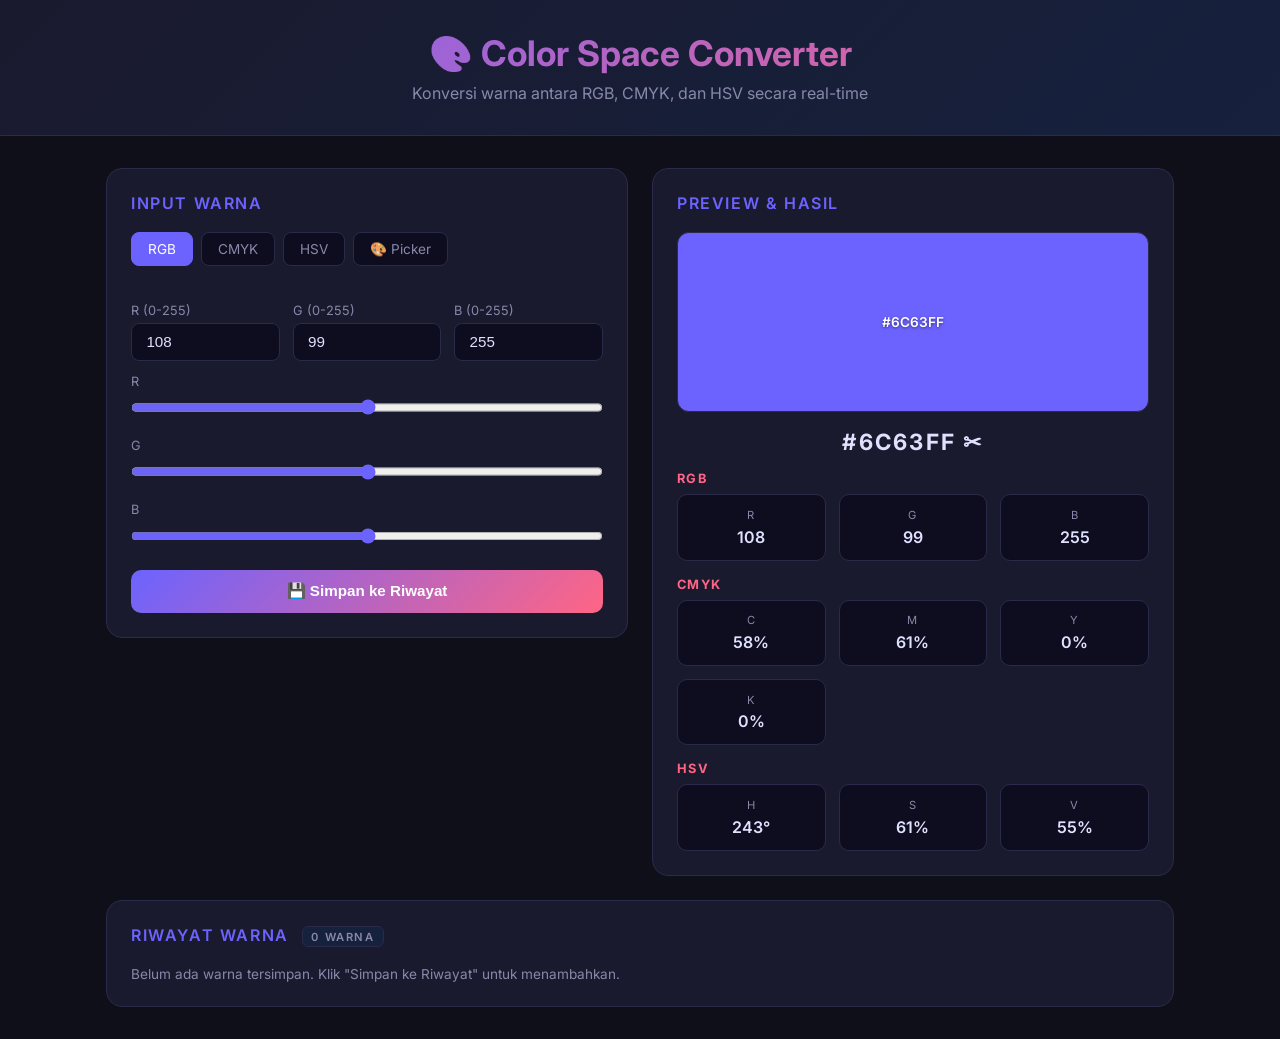
<file: index.html>
<!DOCTYPE html>
<html lang="id">
<head>
<meta charset="UTF-8">
<meta name="viewport" content="width=device-width, initial-scale=1.0">
<title>Color Space Converter</title>
<link rel="stylesheet" href="style.css">
</head>
<body>
<header>
  <h1>🎨 Color Space Converter</h1>
  <p>Konversi warna antara RGB, CMYK, dan HSV secara real-time</p>
</header>
<div class="container">
  <div class="grid">
    <!-- Panel Input -->
    <div>
      <div class="card">
        <h2>Input Warna</h2>
        <div class="tabs">
          <div class="tab active" onclick="switchTab('rgb')">RGB</div>
          <div class="tab" onclick="switchTab('cmyk')">CMYK</div>
          <div class="tab" onclick="switchTab('hsv')">HSV</div>
          <div class="tab" onclick="switchTab('picker')">🎨 Picker</div>
        </div>

        <!-- RGB Tab -->
        <div id="tab-rgb">
          <div class="row">
            <div><label>R (0-255)</label><input type="number" id="rgb-r" min="0" max="255" value="108" oninput="fromRGB()"></div>
            <div><label>G (0-255)</label><input type="number" id="rgb-g" min="0" max="255" value="99" oninput="fromRGB()"></div>
            <div><label>B (0-255)</label><input type="number" id="rgb-b" min="0" max="255" value="255" oninput="fromRGB()"></div>
          </div>
          <label>R</label><input type="range" min="0" max="255" id="sl-r" oninput="syncSlider('r',this.value)">
          <label>G</label><input type="range" min="0" max="255" id="sl-g" oninput="syncSlider('g',this.value)">
          <label>B</label><input type="range" min="0" max="255" id="sl-b" oninput="syncSlider('b',this.value)">
        </div>

        <!-- CMYK Tab -->
        <div id="tab-cmyk" style="display:none">
          <div class="row">
            <div><label>C (%)</label><input type="number" id="cmyk-c" min="0" max="100" value="58" oninput="fromCMYK()"></div>
            <div><label>M (%)</label><input type="number" id="cmyk-m" min="0" max="100" value="61" oninput="fromCMYK()"></div>
            <div><label>Y (%)</label><input type="number" id="cmyk-y" min="0" max="100" value="0" oninput="fromCMYK()"></div>
          </div>
          <label>K (%)</label><input type="number" id="cmyk-k" min="0" max="100" value="0" oninput="fromCMYK()">
          <label>C</label><input type="range" min="0" max="100" id="sl-c" oninput="syncSliderCMYK('c',this.value)">
          <label>M</label><input type="range" min="0" max="100" id="sl-m" oninput="syncSliderCMYK('m',this.value)">
          <label>Y</label><input type="range" min="0" max="100" id="sl-y" oninput="syncSliderCMYK('y',this.value)">
          <label>K</label><input type="range" min="0" max="100" id="sl-k" oninput="syncSliderCMYK('k',this.value)">
        </div>

        <!-- HSV Tab -->
        <div id="tab-hsv" style="display:none">
          <div class="row">
            <div><label>H (0-360°)</label><input type="number" id="hsv-h" min="0" max="360" value="243" oninput="fromHSV()"></div>
            <div><label>S (0-100%)</label><input type="number" id="hsv-s" min="0" max="100" value="61" oninput="fromHSV()"></div>
            <div><label>V (0-100%)</label><input type="number" id="hsv-v" min="0" max="100" value="100" oninput="fromHSV()"></div>
          </div>
          <label>H (Hue)</label><input type="range" min="0" max="360" id="sl-h" oninput="syncSliderHSV('h',this.value)">
          <label>S (Saturation)</label><input type="range" min="0" max="100" id="sl-s" oninput="syncSliderHSV('s',this.value)">
          <label>V (Value)</label><input type="range" min="0" max="100" id="sl-v" oninput="syncSliderHSV('v',this.value)">
        </div>

        <!-- Picker Tab -->
        <div id="tab-picker" style="display:none">
          <label>Pilih Warna dari Color Picker</label>
          <div class="picker-wrap">
            <input type="color" id="colorPicker" value="#6c63ff" oninput="fromPicker()">
          </div>
          <p style="font-size:.8rem;color:var(--muted)">Klik kotak di atas untuk membuka color wheel</p>
        </div>

        <button class="btn" onclick="saveToHistory()">💾 Simpan ke Riwayat</button>
      </div>
    </div>

    <!-- Panel Output -->
    <div>
      <div class="card">
        <h2>Preview &amp; Hasil</h2>
        <div class="preview-box" id="preview">
          <span id="preview-label">#6C63FF</span>
        </div>
        <div class="hex-display" id="hex-display" title="Klik untuk salin" onclick="copyHex()">#6C63FF ✂</div>

        <div class="result-section">
          <h3>RGB</h3>
          <div class="result-grid">
            <div class="result-item"><div class="label">R</div><div class="val" id="out-r">108</div></div>
            <div class="result-item"><div class="label">G</div><div class="val" id="out-g">99</div></div>
            <div class="result-item"><div class="label">B</div><div class="val" id="out-b">255</div></div>
          </div>
        </div>

        <div class="result-section">
          <h3>CMYK</h3>
          <div class="result-grid">
            <div class="result-item"><div class="label">C</div><div class="val" id="out-c">58%</div></div>
            <div class="result-item"><div class="label">M</div><div class="val" id="out-m">61%</div></div>
            <div class="result-item"><div class="label">Y</div><div class="val" id="out-y">0%</div></div>
            <div class="result-item"><div class="label">K</div><div class="val" id="out-k">0%</div></div>
          </div>
        </div>

        <div class="result-section">
          <h3>HSV</h3>
          <div class="result-grid">
            <div class="result-item"><div class="label">H</div><div class="val" id="out-h">243°</div></div>
            <div class="result-item"><div class="label">S</div><div class="val" id="out-s">61%</div></div>
            <div class="result-item"><div class="label">V</div><div class="val" id="out-v">100%</div></div>
          </div>
        </div>
      </div>
    </div>
  </div>

  <!-- Riwayat -->
  <div class="card" style="margin-top:1.5rem">
    <h2>Riwayat Warna <span class="badge" id="history-count">0 warna</span></h2>
    <div class="history-grid" id="history-grid">
      <p style="color:var(--muted);font-size:.85rem;grid-column:1/-1">Belum ada warna tersimpan. Klik "Simpan ke Riwayat" untuk menambahkan.</p>
    </div>
  </div>
</div>

<script src="script.js"></script>
</body>
</html>
</file>
<file: style.css>
@import url('https://fonts.googleapis.com/css2?family=Inter:wght@300;400;500;600;700&display=swap');
*{margin:0;padding:0;box-sizing:border-box}
:root{
  --bg:#0f0f1a;--card:#1a1a2e;--card2:#16213e;--accent:#6c63ff;
  --accent2:#ff6584;--text:#e0e0ff;--muted:#8888aa;--border:#2a2a4a;
  --success:#00d4aa;--input-bg:#0d0d1f;
}
body{font-family:'Inter',sans-serif;background:var(--bg);color:var(--text);min-height:100vh}
header{background:linear-gradient(135deg,#1a1a2e,#16213e);padding:2rem;text-align:center;border-bottom:1px solid var(--border)}
header h1{font-size:2.2rem;font-weight:700;background:linear-gradient(135deg,var(--accent),var(--accent2));-webkit-background-clip:text;-webkit-text-fill-color:transparent}
header p{color:var(--muted);margin-top:.5rem}
.container{max-width:1100px;margin:0 auto;padding:2rem 1rem}
.grid{display:grid;grid-template-columns:1fr 1fr;gap:1.5rem}
@media(max-width:768px){.grid{grid-template-columns:1fr}}
.card{background:var(--card);border:1px solid var(--border);border-radius:16px;padding:1.5rem;transition:box-shadow .3s}
.card:hover{box-shadow:0 0 30px rgba(108,99,255,.15)}
.card h2{font-size:1rem;font-weight:600;color:var(--accent);margin-bottom:1.2rem;text-transform:uppercase;letter-spacing:.1em}
label{display:block;font-size:.8rem;color:var(--muted);margin-bottom:.3rem;margin-top:.8rem}
input[type=number],input[type=range]{width:100%;background:var(--input-bg);border:1px solid var(--border);border-radius:8px;padding:.6rem .9rem;color:var(--text);font-size:.95rem;outline:none;transition:border-color .2s}
input[type=number]:focus{border-color:var(--accent)}
input[type=range]{padding:.3rem 0;cursor:pointer;accent-color:var(--accent)}
.row{display:grid;grid-template-columns:1fr 1fr 1fr;gap:.8rem}
.btn{background:linear-gradient(135deg,var(--accent),var(--accent2));border:none;border-radius:10px;color:#fff;font-weight:600;padding:.8rem 1.5rem;cursor:pointer;width:100%;margin-top:1rem;font-size:.95rem;transition:opacity .2s,transform .1s}
.btn:hover{opacity:.9;transform:translateY(-1px)}
.preview-box{width:100%;height:180px;border-radius:12px;transition:background-color .3s;border:1px solid var(--border);margin-bottom:1rem;display:flex;align-items:center;justify-content:center;font-size:.85rem;font-weight:600;text-shadow:0 1px 3px rgba(0,0,0,.5)}
.hex-display{text-align:center;font-size:1.4rem;font-weight:700;letter-spacing:.1em;margin-bottom:.5rem;cursor:pointer;transition:color .2s}
.hex-display:hover{color:var(--accent)}
.result-grid{display:grid;grid-template-columns:1fr 1fr 1fr;gap:.8rem;margin-top:.5rem}
.result-item{background:var(--input-bg);border:1px solid var(--border);border-radius:10px;padding:.8rem;text-align:center}
.result-item .label{font-size:.7rem;color:var(--muted);text-transform:uppercase;letter-spacing:.1em}
.result-item .val{font-size:1rem;font-weight:600;color:var(--text);margin-top:.3rem}
.result-section{margin-top:1rem}
.result-section h3{font-size:.8rem;color:var(--accent2);text-transform:uppercase;letter-spacing:.1em;margin-bottom:.5rem}
.tabs{display:flex;gap:.5rem;margin-bottom:1.5rem}
.tab{background:var(--input-bg);border:1px solid var(--border);border-radius:8px;padding:.5rem 1rem;cursor:pointer;font-size:.85rem;color:var(--muted);transition:all .2s}
.tab.active{background:var(--accent);color:#fff;border-color:var(--accent)}
.picker-wrap{position:relative;width:100%;margin-bottom:1rem}
#colorPicker{width:100%;height:50px;border:none;border-radius:10px;cursor:pointer;background:none;padding:0}
.history-grid{display:grid;grid-template-columns:repeat(auto-fill,minmax(45px,1fr));gap:.5rem;margin-top:.5rem}
.history-swatch{width:45px;height:45px;border-radius:8px;cursor:pointer;border:2px solid transparent;transition:transform .2s,border-color .2s;position:relative}
.history-swatch:hover{transform:scale(1.1);border-color:var(--accent)}
.badge{display:inline-block;background:var(--card2);border:1px solid var(--border);border-radius:6px;padding:.15rem .5rem;font-size:.7rem;color:var(--muted);margin-left:.5rem}
.copied{color:var(--success)!important;transition:color .3s}
.slider-val{font-size:.75rem;color:var(--accent);text-align:right;margin-top:.1rem}
#hsv-s-display,#hsv-v-display,#hsv-h-display{display:inline}
</file>
